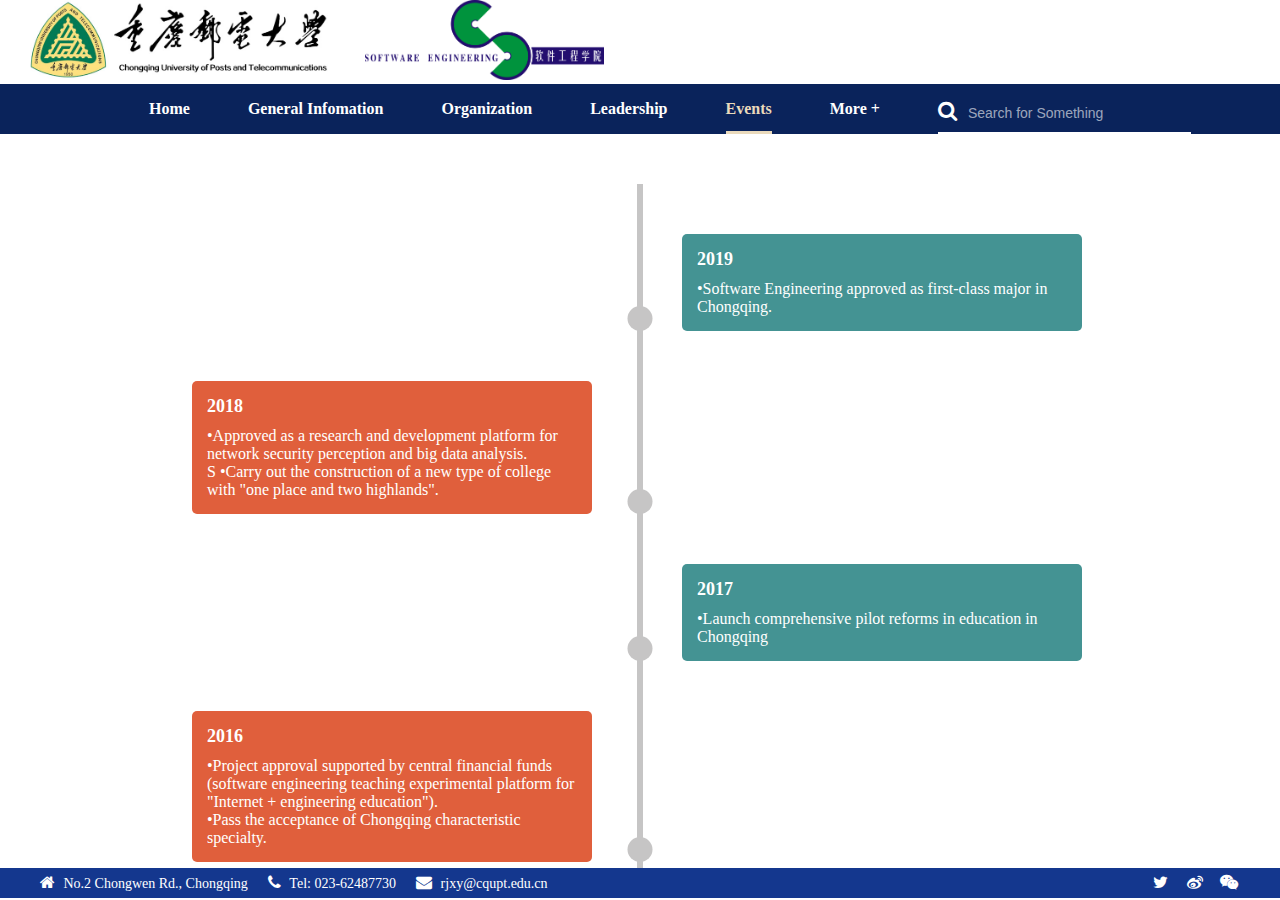
<file: events.html>
<!DOCTYPE html>
<html lang="en">

<head>
    <meta charset="UTF-8">
    <meta http-equiv="X-UA-Compatible" content="IE=edge">
    <meta name="viewport" content="width=device-width, initial-scale=1.0">
    <title>Events</title>
    <!-- 引入fontawesome -->
    <!-- <link rel="stylesheet" href="https://cdnjs.cloudflare.com/ajax/libs/font-awesome/4.7.0/css/font-awesome.min.css"
        integrity="sha512-SfTiTlX6kk+qitfevl/7LibUOeJWlt9rbyDn92a1DqWOw9vWG2MFoays0sgObmWazO5BQPiFucnnEAjpAB+/Sw=="
        crossorigin="anonymous" referrerpolicy="no-referrer" /> -->
    <link rel="stylesheet" href="./css/font-awesome-4.7.0/css/font-awesome.min.css">


    <!-- 引入框架样式 header footer -->
    <link rel="stylesheet" href="./css/frame.css">
    <!-- 引入公共类 工具 -->
    <link rel="stylesheet" href="./css/common/util.css">

    <!-- 此页面的main样式-->
    <!-- <link rel="stylesheet" href="./css/main-content/xxxx"> -->

    <style>
        .container main iframe {
            overflow: hidden;
        }

        .container main iframe {
            overflow: scroll;
            -ms-overflow-style: none;
            /* IE and Edge */
            scrollbar-width: none;
            /* Firefox */
        }

        .container main iframe::-webkit-scrollbar {
            display: none;
            /* Safari and Chrome */
        }
    </style>
</head>

<body >
    <div class="container">

        <div class="header">
            <img src="./img/cqupt-logo.jpeg" alt="" height="80px">
            <img src="./img/logo.png" alt="cqupt sw logo" height="80px" draggable="flase">
        </div>

        <nav>
            <ul>
                <li>
                    <a href="./homepage.html">Home</a>
                </li>
                <li>
                    <a href="./general-infomation.html">General Infomation</a>
                </li>
                <li>
                    <a href="./organization.html">Organization</a>
                </li>
                <li>
                    <a href="./leadership.html">Leadership</a>
                </li>
                <li>
                    <a href="#">Events</a>
                </li>
                <li>
                    <a href="./more.html">More +</a>
                </li>
                <li>
                    <i class="fa fa-search"></i>
                    <input type="text" placeholder="Search for Something">
                </li>
            </ul>
        </nav>

        <!-- main-container -->
        <main style="height: calc(100vh - 166px); ">
            <!-- 填入 -->
            <iframe src="./timeline/timeline.html" frameborder="0" width="100%" height="100%"></iframe>
        </main>



        <footer>
            <div class="left-item">
                <div class="home">
                    <i class="fa fa-home"></i>
                    <span>No.2 Chongwen Rd., Chongqing</span>
                </div>
                <div class="tel">
                    <i class="fa fa-phone"></i>
                    <span>Tel: 023-62487730</span>
                </div>
                <div class="email">
                    <i class="fa fa-envelope"></i>
                    <span>rjxy@cqupt.edu.cn</span>
                </div>
            </div>
            <div class="right-item">
                <a href="#">
                    <i class="fa fa-twitter"></i>
                </a>
                <a href="#">
                    <i class="fa fa-weibo"></i>
                </a>
                <a href="#">
                    <i class="fa fa-wechat"></i>
                </a>
            </div>
        </footer>
    </div>
</body>
<script src="./js/navHoverAutoChange.js"></script>

</html>
</file>
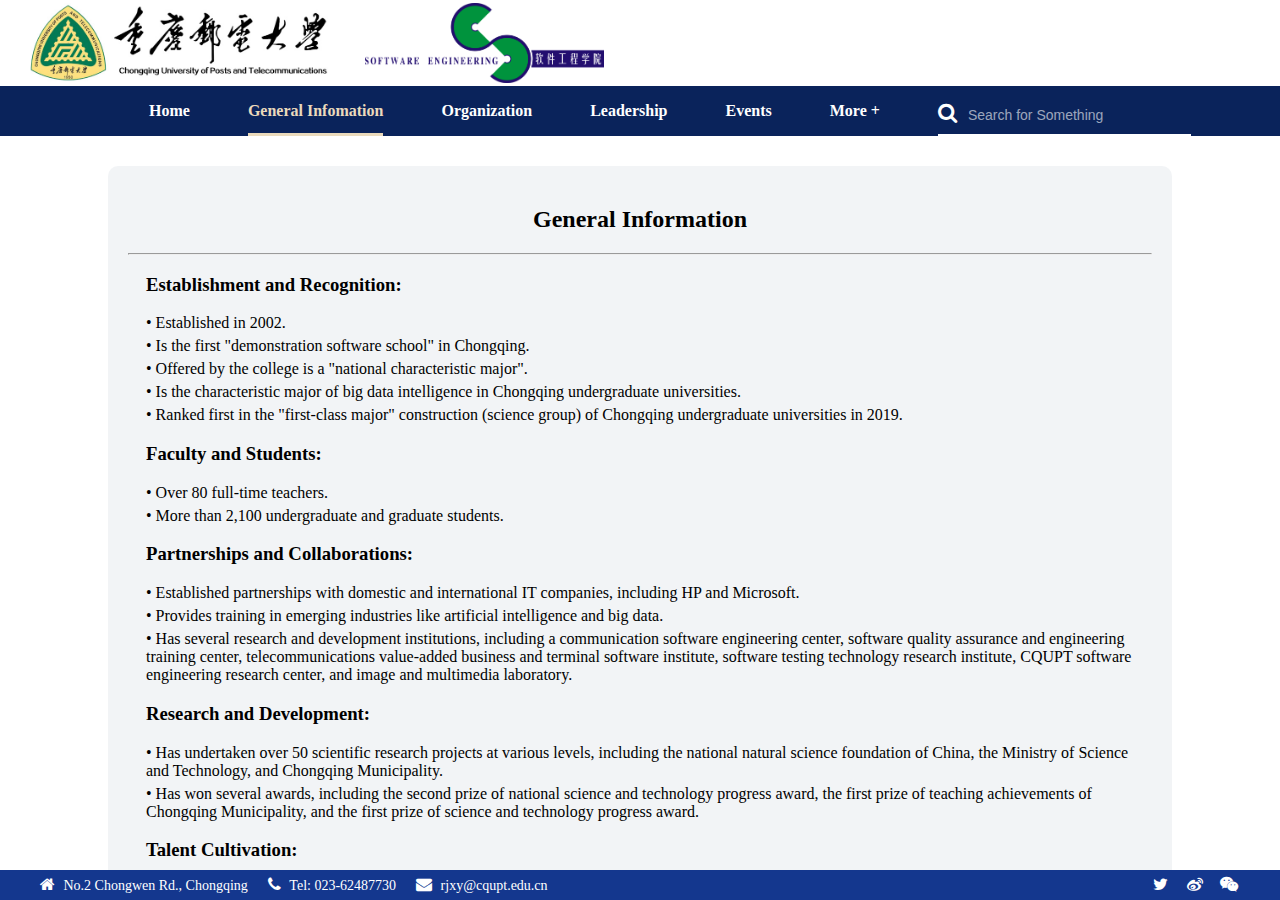
<file: general-infomation.html>
<!DOCTYPE html>
<html lang="en">

<head>
    <meta charset="UTF-8">
    <meta http-equiv="X-UA-Compatible" content="IE=edge">
    <meta name="viewport" content="width=device-width, initial-scale=1.0">
    <title>General Infomation</title>
    <!-- 引入fontawesome -->
    <!-- <link rel="stylesheet" href="https://cdnjs.cloudflare.com/ajax/libs/font-awesome/4.7.0/css/font-awesome.min.css"
        integrity="sha512-SfTiTlX6kk+qitfevl/7LibUOeJWlt9rbyDn92a1DqWOw9vWG2MFoays0sgObmWazO5BQPiFucnnEAjpAB+/Sw=="
        crossorigin="anonymous" referrerpolicy="no-referrer" /> -->
    <link rel="stylesheet" href="./css/font-awesome-4.7.0/css/font-awesome.min.css">
    <!-- 引入框架样式 header footer -->
    <link rel="stylesheet" href="./css/frame.css">
    <!-- 引入公共类 工具 -->
    <link rel="stylesheet" href="./css/common/util.css">

    <!-- 此页面的main样式-->
    <link rel="stylesheet" href="./css/main-content/information-main.css">

</head>

<body >
    <div class="container">

        <header>
            <img src="./img/cqupt-logo.jpeg" alt="" height="80px">
            <img src="./img/logo.png" alt="cqupt sw logo" height="80px" draggable="flase">
        </header>

        <nav>
            <ul>
                <li>
                    <a href="./homepage.html">Home</a>
                </li>
                <li>
                    <a href="#">General Infomation</a>
                </li>
                <li>
                    <a href="./organization.html">Organization</a>
                </li>
                <li>
                    <a href="./leadership.html">Leadership</a>
                </li>
                <li>
                    <a href="./events.html">Events</a>
                </li>
                <li>
                    <a href="./more.html">More +</a>
                </li>
                <li>
                    <i class="fa fa-search"></i>
                    <input type="text" placeholder="Search for Something">
                </li>
            </ul>
        </nav>

        <!-- main-container -->
        <main style="height: calc(100vh - 166px); overflow: auto;" >
            
            <div class="wrapper">
                <h2 style="text-align: center;">General Information</h2>
                <hr>


                <h3>Establishment and Recognition:</h3>
                <ul>
                    <li>• Established in 2002.</li>
                    <li>• Is the first "demonstration software school" in Chongqing.</li>
                    <li>• Offered by the college is a "national characteristic major".
                    </li>
                    <li>• Is the characteristic major of big data
                        intelligence in Chongqing undergraduate universities.
                    <li>• Ranked first in the "first-class major" construction (science group) of Chongqing
                        undergraduate universities in 2019.</li>
                </ul>
                <h3>Faculty and Students:</h3>
                <ul>
                    <li>• Over 80 full-time teachers.</li>
                    <li>• More than 2,100 undergraduate and graduate students.</li>

                </ul>

                <h3>Partnerships and Collaborations:</h3>
                <ul>
                    <li>• Established partnerships with domestic and international IT companies,
                        including
                        HP and Microsoft.</li>
                    <li>• Provides training in emerging industries like artificial intelligence and big
                        data.
                    </li>
                    <li>• Has several research and development institutions, including a communication
                        software engineering center, software quality assurance and engineering training center,
                        telecommunications value-added business and terminal software institute, software testing
                        technology research institute, CQUPT software engineering research center, and image and
                        multimedia laboratory.</li>
                </ul>
                <h3>Research and Development:</h3>
                <ul>
                    <li>• Has undertaken over 50 scientific research projects at various levels, including
                        the national natural science foundation of China, the Ministry of Science and Technology, and
                        Chongqing Municipality.</li>
                    <li>• Has won several awards, including the second prize of national science and
                        technology progress award, the first prize of teaching achievements of Chongqing Municipality,
                        and the first prize of science and technology progress award.</li>

                </ul>
                <h3>Talent Cultivation:</h3>
                <ul>
                    <li>• Focuses on the cultivation of talents, the construction of disciplines and
                        specialties, and the reform of education and teaching.</li>
                    <li>• Practices "3 + 1" direction of the five major categories of culture and points of
                        talent training mode, strengthening the foreign language teaching and international cooperation
                        innovation.</li>
                    <li>• Provides various training plans, such as the "outstanding engineers plan",
                        "software + industry + foreign language", and "the talent cultivation plan" 121 project
                        characteristic.</li>
                    <li>• Aims to cultivate the students' ability to apply the software engineering through
                        project practice accumulated for a year, and to strengthen their practical skills.</li>
                </ul>
                <h3>Student Achievements:</h3>
                <ul>
                    <li>• The college's undergraduate and graduate students have achieved fruitful results in
                        participating in international and domestic scientific and technological innovation
                        competitions.</li>
                    <li>• The students have won over 100 prizes in science and technology competitions at or above the
                        provincial or ministerial level.</li>
                    <li>• The graduates of the college have been favored by employers and society, ranking the best in
                        employment quality among CQUPT.</li>
                </ul>
            </div>
        </main>



        <footer>
            <div class="left-item">
                <div class="home">
                    <i class="fa fa-home"></i>
                    <span>No.2 Chongwen Rd., Chongqing</span>
                </div>
                <div class="tel">
                    <i class="fa fa-phone"></i>
                    <span>Tel: 023-62487730</span>
                </div>
                <div class="email">
                    <i class="fa fa-envelope"></i>
                    <span>rjxy@cqupt.edu.cn</span>
                </div>
            </div>
            <div class="right-item">
                <a href="#">
                    <i class="fa fa-twitter"></i>
                </a>
                <a href="#">
                    <i class="fa fa-weibo"></i>
                </a>
                <a href="#">
                    <i class="fa fa-wechat"></i>
                </a>
            </div>
        </footer>
    </div>
</body>
<script src="./js/navHoverAutoChange.js"></script>
<style>
    main ul>li {
        margin-top: 5px;
        margin-left: 18px;
    }

    h3 {
        padding-left: 18px;
    }
</style>

</html>
</file>
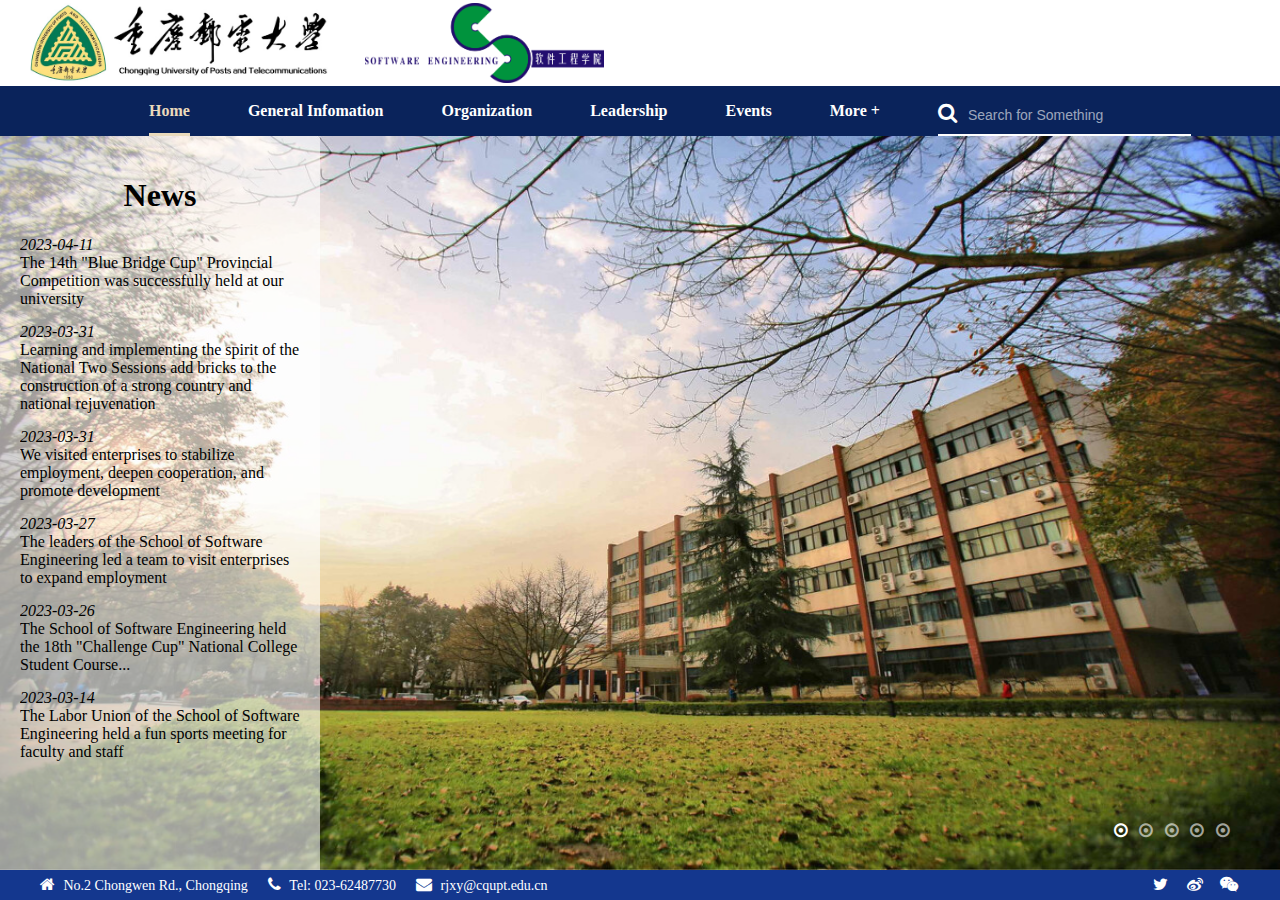
<file: homepage.html>
<!DOCTYPE html>
<html lang="en">
<head>
    <meta charset="UTF-8">
    <meta http-equiv="X-UA-Compatible" content="IE=edge">
    <meta name="viewport" content="width=device-width, initial-scale=1.0">
    <title>Home</title>
    <!-- <link rel="stylesheet" href="https://cdnjs.cloudflare.com/ajax/libs/font-awesome/4.7.0/css/font-awesome.min.css" integrity="sha512-SfTiTlX6kk+qitfevl/7LibUOeJWlt9rbyDn92a1DqWOw9vWG2MFoays0sgObmWazO5BQPiFucnnEAjpAB+/Sw==" crossorigin="anonymous" referrerpolicy="no-referrer" /> -->
    <link rel="stylesheet" href="./css/font-awesome-4.7.0/css/font-awesome.min.css">
    <link rel="stylesheet" href="./css/frame.css">
    <link rel="stylesheet" href="./css/main-content/homepage-main.css">
    <link rel="stylesheet" href="./css/common/util.css">
</head>
<body>
    <div class="container">
        <header>
            <img src="./img/cqupt-logo.jpeg" alt="" height="80px">
            <img src="./img/logo.png" alt="cqupt sw logo" height="80px" draggable="flase"> 
        </header>

        <nav>
            <ul>
                <li>
                    <a href="#">Home</a>
                </li>
                <li>
                    <a href="./general-infomation.html">General Infomation</a>
                </li>
                <li>
                    <a href="./organization.html">Organization</a>
                </li>
                <li>
                    <a href="./leadership.html">Leadership</a>
                </li>
                <li>
                    <a href="./events.html">Events</a>
                </li>
                <li>
                    <a href="./more.html">More +</a>
                </li>
                <li>
                    <i class="fa fa-search"></i>
                    <input type="text" placeholder="Search for Something">
                </li>
            </ul>
        </nav>

        <!-- main-container -->
        <main>
            <div class="carousel">
                <ul class="img-ul">
                    <li>
                        <div class="introduction">
                            <h1 style="text-align: center;">News</h1>
                            <ul>
                                <li>
                                    <span>2023-04-11</span>
                                    <br>
                                    <p>The 14th "Blue Bridge Cup" Provincial Competition was successfully held at our university</p>
                                    
                                </li>
                                <li>
                                    <span>2023-03-31</span>
                                    <br>
                                    <p>Learning and implementing the spirit of the National Two Sessions add bricks to the construction of a strong country and national rejuvenation</p>

                                </li>
                                <li>
                                    <span>2023-03-31</span>
                                    <br>
                                    <p>We visited enterprises to stabilize employment, deepen cooperation, and promote development</p>

                                </li>
                                <li>
                                    <span>2023-03-27</span>
                                    <br>
                                    <p>The leaders of the School of Software Engineering led a team to visit enterprises to expand employment</p>

                                </li>
                                <li>
                                    <span>2023-03-26</span>
                                    <br>
                                    <p>The School of Software Engineering held the 18th "Challenge Cup" National College Student Course...</p>

                                </li>
                                <li>
                                    <span>2023-03-14</span>
                                    <br>
                                    <p>The Labor Union of the School of Software Engineering held a fun sports meeting for faculty and staff</p>

                                </li>
                                
                            </ul>
                            <i class="fa fa-times-circle"></i>
                            <i class="fa fa-"></i>
                        </div>
                        <img src="./img/carousel/01.jpeg" alt="">
                    </li>
                </ul>
    
                
                <ul class="dot-ul">
                    <li class="active">
                        <i class="fa fa-dot-circle-o"></i>
                    </li>
                    <li>
                        <i class="fa fa-dot-circle-o"></i>
                    </li>
                    <li>
                        <i class="fa fa-dot-circle-o"></i>
                    </li>
                    <li>
                        <i class="fa fa-dot-circle-o"></i>
                    </li>
                    <li>
                        <i class="fa fa-dot-circle-o"></i>
                    </li>
                </ul>
    
                <div class="switch">
                    <div class="left-switch switch-item">
                        <i class="fa fa-chevron-circle-left"></i>
                    </div>
                    <div class="right-switch switch-item">
                        <i class="fa fa-chevron-circle-right"></i>
                    </div>
                </div>
            </div>
        </main>
        
        
        
        <footer>
            <div class="left-item">
                <div class="home">
                    <i class="fa fa-home"></i>
                    <span>No.2 Chongwen Rd., Chongqing</span>
                </div>
                <div class="tel">
                    <i class="fa fa-phone"></i>
                    <span>Tel: 023-62487730</span>
                </div>
                <div class="email">
                    <i class="fa fa-envelope"></i>
                    <span>rjxy@cqupt.edu.cn</span>
                </div>
            </div>
            <div class="right-item">
                <a href="#">
                    <i class="fa fa-twitter"></i>
                </a>
                <a href="#">
                    <i class="fa fa-weibo"></i>
                </a>
                <a href="#">
                    <i class="fa fa-wechat"></i>
                </a>
            </div>
        </footer>
    </div>
</body>

<script src="./js/ 01_homepage.js"></script>
<script src="./js/navHoverAutoChange.js"></script>
</html>
</file>
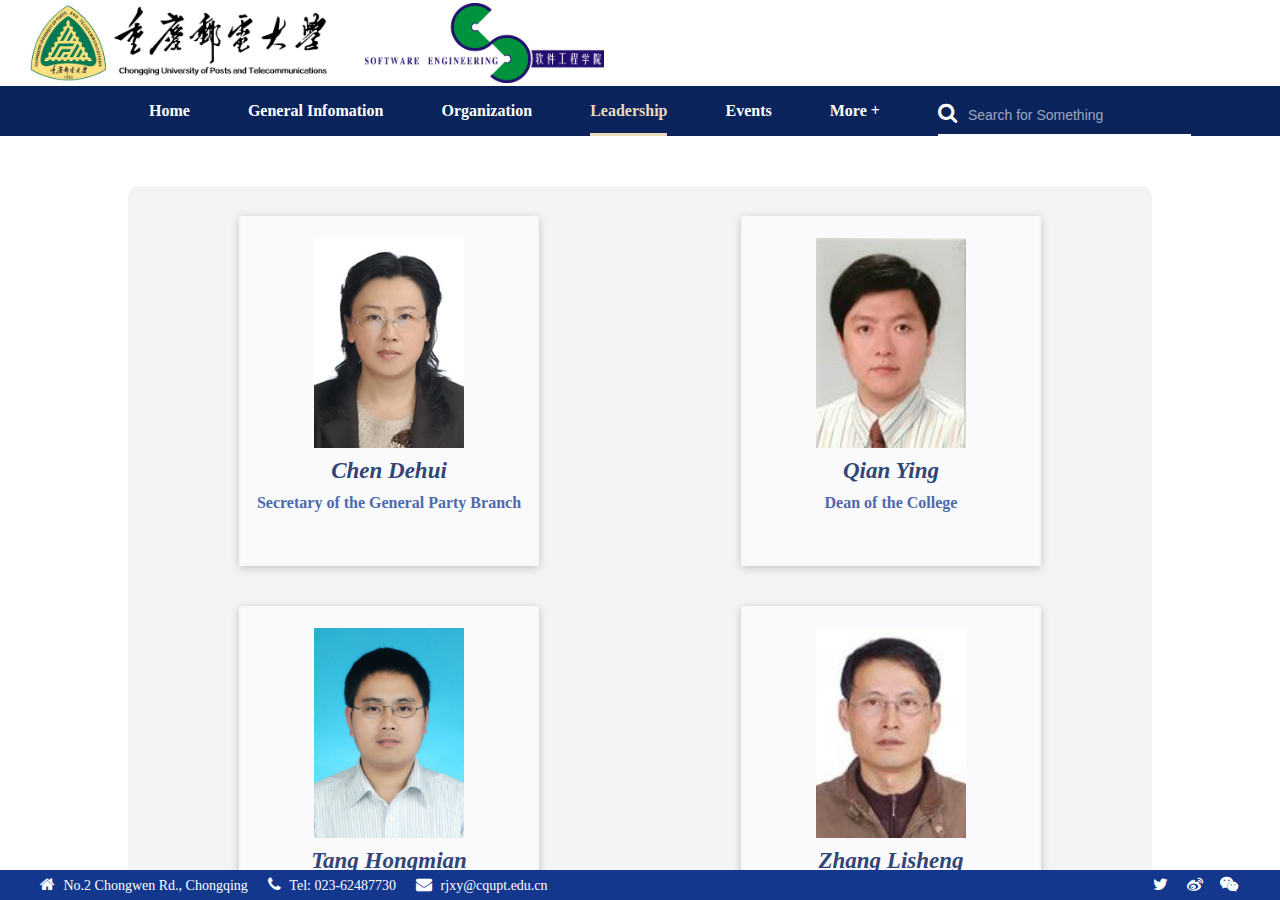
<file: leadership.html>
<!DOCTYPE html>
<html lang="en">
<head>
    <meta charset="UTF-8">
    <meta http-equiv="X-UA-Compatible" content="IE=edge">
    <meta name="viewport" content="width=device-width, initial-scale=1.0">
    <title>Leadership</title>
    <!-- 引入fontawesome -->
    <!-- <link rel="stylesheet" href="https://cdnjs.cloudflare.com/ajax/libs/font-awesome/4.7.0/css/font-awesome.min.css" integrity="sha512-SfTiTlX6kk+qitfevl/7LibUOeJWlt9rbyDn92a1DqWOw9vWG2MFoays0sgObmWazO5BQPiFucnnEAjpAB+/Sw==" crossorigin="anonymous" referrerpolicy="no-referrer" /> -->
    <link rel="stylesheet" href="./css/font-awesome-4.7.0/css/font-awesome.min.css">
    <!-- 引入框架样式 header footer -->
    <link rel="stylesheet" href="./css/frame.css">
    <!-- 引入公共类 工具 -->
    <link rel="stylesheet" href="./css/common/util.css">

    <!-- 此页面的main样式-->
    <link rel="stylesheet" href="./css/main-content/leadership.css">
</head>
<body >
    <div class="container">

        <header>
            <img src="./img/cqupt-logo.jpeg" alt="" height="80px">
            <img src="./img/logo.png" alt="cqupt sw logo" height="80px" draggable="flase"> 
        </header>

        <nav>
            <ul>
                <li>
                    <a href="./homepage.html">Home</a>
                </li>
                <li>
                    <a href="./general-infomation.html">General Infomation</a>
                </li>
                <li>
                    <a href="./organization.html">Organization</a>
                </li>
                <li>
                    <a href="#">Leadership</a>
                </li>
                <li>
                    <a href="./events.html">Events</a>
                </li>
                <li>
                    <a href="./more.html">More +</a>
                </li>
                <li>
                    <i class="fa fa-search"></i>
                    <input type="text" placeholder="Search for Something">
                </li>
            </ul>
        </nav>

        <!-- main-container -->
        <main style="height: calc(100vh - 166px); overflow: auto;">
            
            <div class="wrapper">
                <div class="profile-card">
                    <img src="./img/leadership/01.jpeg" alt="">
                    <p class="name">Chen Dehui</p>
                    <p class="position">Secretary of the General Party Branch</p>
                    <div class="info">
                        <p class="phone">
                            <i class="fa fa-phone-square"></i>
                            023-62487886
                        </p>
                        <p class="email">
                            <i class="fa fa-envelope"></i>
                            chendh@cqupt.edu.cn
                        </p>
                       <!--  <p class="responsibility">
                            &bull;&nbsp;preside over the overall work of the college's general party branch <br>
                            &bull;&nbsp;in charge of the college's party building<br>
                            &bull;&nbsp;publicity and ideological and political work<br>
                            &bull;&nbsp;party style and integrity construction<br>

                            &bull;&nbsp;united front work, sub-party school work<br>
                            &bull;&nbsp;cadre team construction, teacher team construction, education congress and trade union work safety and stability work<br>
                            &bull;&nbsp;Primarily contact the college office.
    
                        </p> -->
                        <p class="responsibility">
                            &bull; Preside over:
                            <br/>
                            &emsp;&#9702; The overall work of the college's general party branch
                            <br/>
                            &bull; In charge of:
                            <br/>
                            &emsp;&#9702; The college's party building
                            <br/>
                            &emsp;&#9702; Publicity and ideological and political work
                            <br/>
                            &emsp;&#9702; Party style and integrity construction
                            <br/>
                            &emsp;&#9702; United front work
                            <br/>
                            &emsp;&#9702; Sub-party school work
                            <br/>
                            &emsp;&#9702; Cadre team construction
                            <br/>
                            &emsp;&#9702; Teacher team construction
                            <br/>
                            &emsp;&#9702; Education congress and trade union work
                            <br/>
                            &emsp;&#9702; Safety and stability work
                            <br/>
                            &bull; Primary point of contact:
                            <br/>
                            &emsp;&#9702; For the college office.
                          </p>
                    </div>
                </div>
                <div class="profile-card">
                    <img src="./img/leadership/02.jpeg" alt="">
                    <p class="name">Qian Ying</p>
                    <p class="position">Dean of the College</p>
                    <div class="info">
                        <p class="phone">
                            <i class="fa fa-phone-square"></i>
                            023-62487996
                        </p>
                        <p class="email">
                            <i class="fa fa-envelope"></i>
                            qianying@cqupt.edu.cn
                        </p>
                        <p class="responsibility">
                            &bull; In charge of:
                            <br/>
                            &emsp;&#9702; The overall administrative work of the college
                            <br/>
                            &emsp;&#9702; Discipline construction
                            <br/>
                            &emsp;&#9702; Faculty construction
                            <br/>
                            &emsp;&#9702; Financial management
                            <br/>
                            &emsp;&#9702; Asset management
                            <br/>
                            &bull; Primary point of contact:
                            <br/>
                            &emsp;&#9702; The digital media technology department
                            <br/>
                            &emsp;&#9702; The college offices.
                          </p>
                    </div>
                </div>
                <div class="profile-card">
                    <img src="./img/leadership/03.jpeg" alt="">
                    <p class="name">Tang Hongmian</p>
                    <p class="position">Deputy secretary of the General Party Branch</p>
                    <div class="info">
                        <p class="phone">
                            <i class="fa fa-phone-square"></i>
                            023-62487591
                        </p>
                        <p class="email">
                            <i class="fa fa-envelope"></i>
                            tanghm@cqupt.edu.cn
                        </p>
                        <p class="responsibility">
                            &bull;&nbsp;Assist the secretary in carrying out the work of the general party branch of the college.
                            <br>
                            &bull;&nbsp;Oversee the work of students, including graduate students, undergraduates, and foreign students.
                            <br>
                            &bull;&nbsp;Manage the work of the Communist Youth League and the student organization of scientific and technological innovation and entrepreneurship.
                            <br>
                            &bull;&nbsp;Ensure student safety prevention and daily education.
                            <br>
                            &bull;&nbsp;Maintain regular contact with the college student affairs office.
                            
                        </p>
                    </div>
                </div>
                <div class="profile-card">
                    <img src="./img/leadership/04.jpeg" alt="">
                    <p class="name">Zhang Lisheng</p>
                    <p class="position">Associate Dean of the College</p>
                    <div class="info">
                        <p class="phone">
                            <i class="fa fa-phone-square"></i>
                            023-62471800
                        </p>
                        <p class="email">
                            <i class="fa fa-envelope"></i>
                            zhangls@cqupt.edu.cn
                        </p>
                        <p class="responsibility">
                            &bull;&nbsp;Assist the dean in carrying out administrative work
                            <br>
                            &bull;&nbsp;Manage undergraduate teaching, including theoretical and practical aspects
                            <br>
                            &bull;&nbsp;Oversee postgraduate training, including full-time graduate students and on-the-job engineering masters.
                        </p>
                    </div>
                </div>
                <div class="profile-card">
                    <img src="./img/leadership/05.jpeg" alt="">
                    <p class="name">Dai Jin</p>
                    <p class="position">Associate Dean of the College</p>
                    <div class="info">
                        <p class="phone">
                            <i class="fa fa-phone-square"></i>
                            023-62487592
                        </p>
                        <p class="email">
                            <i class="fa fa-envelope"></i>
                            chendh@cqupt.edu.cn
                        </p>
                        <p class="responsibility">
                            
                            &bull;&nbsp;Assist the dean in carrying out administrative work.
                            <br>
                            &bull;&nbsp;Oversee scientific research, industry-university-research institute, and foreign cooperation and exchange (foreign affairs).
                            <br>
                            &bull;&nbsp;Promote scientific and technological innovation and entrepreneurship.
                    </div>
                </div>
                <div class="profile-card">
                    <img src="./img/leadership/06.jpeg" alt="">
                    <p class="name">Chen Kuo</p>
                    <p class="position">Associate Dean of the College</p>
                    <div class="info">
                        <p class="phone">
                            <i class="fa fa-phone-square"></i>
                            023-62487886
                        </p>
                        <p class="email">
                            <i class="fa fa-envelope"></i>
                            chendh@cqupt.edu.cn
                        </p>
                        <p class="responsibility">
                            
                            &bull;&nbsp;Assist the dean in carrying out administrative work for the college.
                            <br>
                            &bull;&nbsp;Take responsibility for scientific research, foreign affairs, technological innovation, and entrepreneurship.
                            <br>
                            &bull;&nbsp;Collaborate primarily with the Department of Digital Media Technology.
                            
                        </p>
                    </div>
                </div>
                
                
                
                
            </div>
        </main>
        
        
        
        <footer>
            <div class="left-item">
                <div class="home">
                    <i class="fa fa-home"></i>
                    <span>No.2 Chongwen Rd., Chongqing</span>
                </div>
                <div class="tel">
                    <i class="fa fa-phone"></i>
                    <span>Tel: 023-62487730</span>
                </div>
                <div class="email">
                    <i class="fa fa-envelope"></i>
                    <span>rjxy@cqupt.edu.cn</span>
                </div>
            </div>
            <div class="right-item">
                <a href="#">
                    <i class="fa fa-twitter"></i>
                </a>
                <a href="#">
                    <i class="fa fa-weibo"></i>
                </a>
                <a href="#">
                    <i class="fa fa-wechat"></i>
                </a>
            </div>
        </footer>
    </div>
</body>
<script src="./js/navHoverAutoChange.js"></script>
</html>
</file>
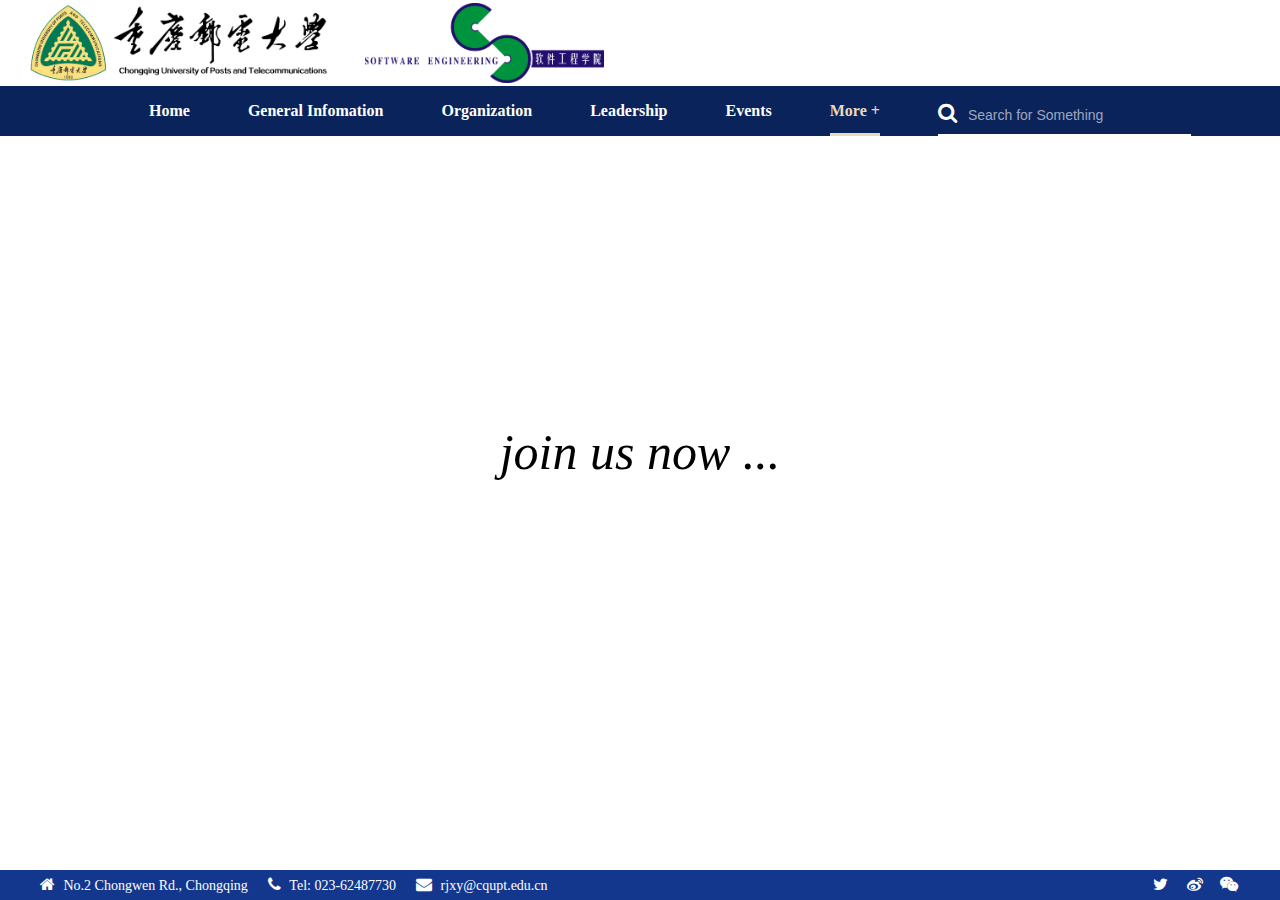
<file: more.html>
<!DOCTYPE html>
<html lang="en">
<head>
    <meta charset="UTF-8">
    <meta http-equiv="X-UA-Compatible" content="IE=edge">
    <meta name="viewport" content="width=device-width, initial-scale=1.0">
    <title>More +</title>
    <!-- 引入fontawesome -->
    <!-- <link rel="stylesheet" href="https://cdnjs.cloudflare.com/ajax/libs/font-awesome/4.7.0/css/font-awesome.min.css" integrity="sha512-SfTiTlX6kk+qitfevl/7LibUOeJWlt9rbyDn92a1DqWOw9vWG2MFoays0sgObmWazO5BQPiFucnnEAjpAB+/Sw==" crossorigin="anonymous" referrerpolicy="no-referrer" /> -->
    <link rel="stylesheet" href="./css/font-awesome-4.7.0/css/font-awesome.min.css">
    <!-- 引入框架样式 header footer -->
    <link rel="stylesheet" href="./css/frame.css">
    <!-- 引入公共类 工具 -->
    <link rel="stylesheet" href="./css/common/util.css">

    <!-- 此页面的main样式-->
    <!-- <link rel="stylesheet" href="./css/main-content/xxxx"> -->
    
</head>
<body>
    <div class="container">

        <header>
            <img src="./img/cqupt-logo.jpeg" alt="" height="80px">
            <img src="./img/logo.png" alt="cqupt sw logo" height="80px" draggable="flase"> 
        </header>

        <nav>
            <ul>
                <li>
                    <a href="./homepage.html">Home</a>
                </li>
                <li>
                    <a href="./general-infomation.html">General Infomation</a>
                </li>
                <li>
                    <a href="./organization.html">Organization</a>
                </li>
                <li>
                    <a href="./leadership.html">Leadership</a>
                </li>
                <li>
                    <a href="./events.html">Events</a>
                </li>
                <li>
                    <a href="#">More +</a>
                </li>
                <li>
                    <i class="fa fa-search"></i>
                    <input type="text" placeholder="Search for Something">
                </li>
            </ul>
        </nav>

        <!-- main-container -->
        <main style="height: calc(100vh - 166px); overflow: auto;">
            <!-- 填入 -->
            <div style="font-size: 50px; font-style:oblique; position: absolute; top: 50%; left: 50%; transform: translate(-50%,-50%);">
                join us now ...
            </div>
        </main>
        
        
        
        <footer>
            <div class="left-item">
                <div class="home">
                    <i class="fa fa-home"></i>
                    <span>No.2 Chongwen Rd., Chongqing</span>
                </div>
                <div class="tel">
                    <i class="fa fa-phone"></i>
                    <span>Tel: 023-62487730</span>
                </div>
                <div class="email">
                    <i class="fa fa-envelope"></i>
                    <span>rjxy@cqupt.edu.cn</span>
                </div>
            </div>
            <div class="right-item">
                <a href="#">
                    <i class="fa fa-twitter"></i>
                </a>
                <a href="#">
                    <i class="fa fa-weibo"></i>
                </a>
                <a href="#">
                    <i class="fa fa-wechat"></i>
                </a>
            </div>
        </footer>
    </div>
</body>
<script src="./js/navHoverAutoChange.js"></script>
</html>
</file>
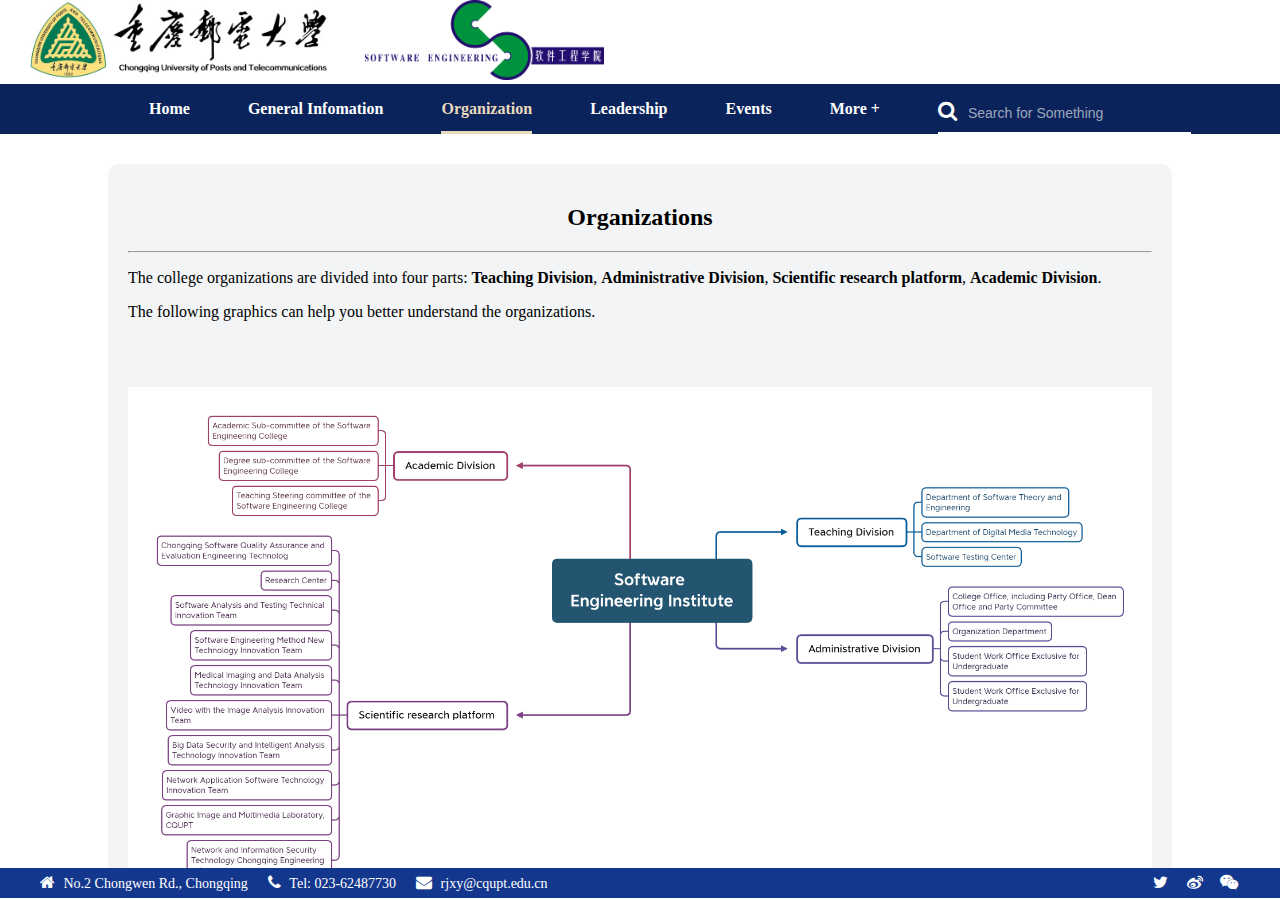
<file: organization.html>
<!DOCTYPE html>
<html lang="en">

<head>
    <meta charset="UTF-8">
    <meta http-equiv="X-UA-Compatible" content="IE=edge">
    <meta name="viewport" content="width=device-width, initial-scale=1.0">
    <title>Organization</title>
    <!-- 引入fontawesome -->
    <!-- <link rel="stylesheet" href="https://cdnjs.cloudflare.com/ajax/libs/font-awesome/4.7.0/css/font-awesome.min.css"
        integrity="sha512-SfTiTlX6kk+qitfevl/7LibUOeJWlt9rbyDn92a1DqWOw9vWG2MFoays0sgObmWazO5BQPiFucnnEAjpAB+/Sw=="
        crossorigin="anonymous" referrerpolicy="no-referrer" /> -->
    <link rel="stylesheet" href="./css/font-awesome-4.7.0/css/font-awesome.min.css">
    <!-- 引入框架样式 header footer -->
    <link rel="stylesheet" href="./css/frame.css">
    <!-- 引入公共类 工具 -->
    <link rel="stylesheet" href="./css/common/util.css">
    <link rel="stylesheet" href="./css/main-content/information-main.css">
    <!-- 此页面的main样式-->
    <!-- <link rel="stylesheet" href="./css/main-content/xxxx"> -->
</head>

<body>
    <div class="container">

        <div class="header">
            <img src="./img/cqupt-logo.jpeg" alt="" height="80px">
            <img src="./img/logo.png" alt="cqupt sw logo" height="80px" draggable="flase">
        </div>

        <nav>
            <ul>
                <li>
                    <a href="./homepage.html">Home</a>
                </li>
                <li>
                    <a href="./general-infomation.html">General Infomation</a>
                </li>
                <li>
                    <a href="#">Organization</a>
                </li>
                <li>
                    <a href="./leadership.html">Leadership</a>
                </li>
                <li>
                    <a href="./events.html">Events</a>
                </li>
                <li>
                    <a href="./more.html">More +</a>
                </li>
                <li>
                    <i class="fa fa-search"></i>
                    <input type="text" placeholder="Search for Something">
                </li>
            </ul>
        </nav>

        <!-- main-container -->
        <main style="height: calc(100vh - 166px); overflow: auto;">
            <!-- 填入 -->
            <div class="wrapper">
                <div class="infor">
                    <h2 style="text-align: center;">Organizations</h2>
                    <hr>

                    <!-- <div class="TeachingDivision">

                        <h3> Teaching Division:</h3>
                        <ul>
                            <li> • Department of Software Theory and
                                Engineering</li>
                            <li>• Department of Digital Media Technology</li>
                            <li>• Software Testing Center</li>

                        </ul>
                    </div>
                    <div class=" Administrative Division">

                        <h3> Administrative Division:</h3>
                        <ul>
                            <li>• College Office, including Party Office, Dean Office and Party Committee</li>
                            <li>• Organization Department</li>
                            <li> • Student Work Office Exclusive for Undergraduate</li>

                        </ul>
                    </div>
                    <div class="  Scientific">
                        <h3> Scientific research platform:</h3>

                        <ul>
                            <li>• Chongqing Software Quality Assurance and Evaluation Engineering Technolog</li>
                            <li>• Research Center</li>
                            <li>• Software Analysis and Testing Technical Innovation Team</li>
                            <li>• Software Engineering Method New Technology Innovation Team</li>
                            <li>• Medical Imaging and Data Analysis Technology Innovation Team</li>
                            <li>• Video with the Image Analysis Innovation Team</li>
                            <li>• Big Data Security and Intelligent Analysis Technology Innovation Team</li>
                            <li>• Network Application Software Technology Innovation Team</li>
                            <li>• Graphic Image and Multimedia Laboratory, CQUPT</li>
                            <li>• Network and Information Security Technology Chongqing Engineering Laboratory</li>
                            <li>• Software Engineering Research Center of CQUPT</li>
                        </ul>
                    </div>
                    <div class="Academic Division">

                        <h3> Academic Division:</h3>
                        <ul>
                            <li>• Academic Sub-committee of the Software Engineering College</li>
                            <li> • Degree sub-committee of the Software Engineering College</li>
                            <li>• Teaching Steering committee of the Software Engineering College</li>

                        </ul>
                    </div>
                    <hr> -->
                    <p>The college organizations are divided into four parts: <b>Teaching Division</b>, <b>Administrative Division</b>, <b>Scientific research platform</b>, <b>Academic Division</b>. </p>
                    <p>The following graphics can help you better understand the organizations.</p>
                    <div class="pic-organize">
                        <img src="./img/carousel/Software Engineering Institute.png" alt="">
                    </div>
                </div>
            </div>
        </main>



        <footer>
            <div class="left-item">
                <div class="home">
                    <i class="fa fa-home"></i>
                    <span>No.2 Chongwen Rd., Chongqing</span>
                </div>
                <div class="tel">
                    <i class="fa fa-phone"></i>
                    <span>Tel: 023-62487730</span>
                </div>
                <div class="email">
                    <i class="fa fa-envelope"></i>
                    <span>rjxy@cqupt.edu.cn</span>
                </div>
            </div>
            <div class="right-item">
                <a href="#">
                    <i class="fa fa-twitter"></i>
                </a>
                <a href="#">
                    <i class="fa fa-weibo"></i>
                </a>
                <a href="#">
                    <i class="fa fa-wechat"></i>
                </a>
            </div>
        </footer>
    </div>
</body>
<script src="./js/navHoverAutoChange.js"></script>
<style>
    main ul>li {
        margin-top: 5px;
        margin-left: 18px;
    }

    h3 {
        padding-left: 18px;
    }

    main .wrapper .infor .pic-organize {
        /* width: 1200px; */
        width: 100%;
    }

    main .wrapper .infor .pic-organize img {
        /* width: 1000px; */
        width: 100%;
        /* margin-left: 105px; */
        margin-top: 50px;
    }
</style>

</html>
</file>
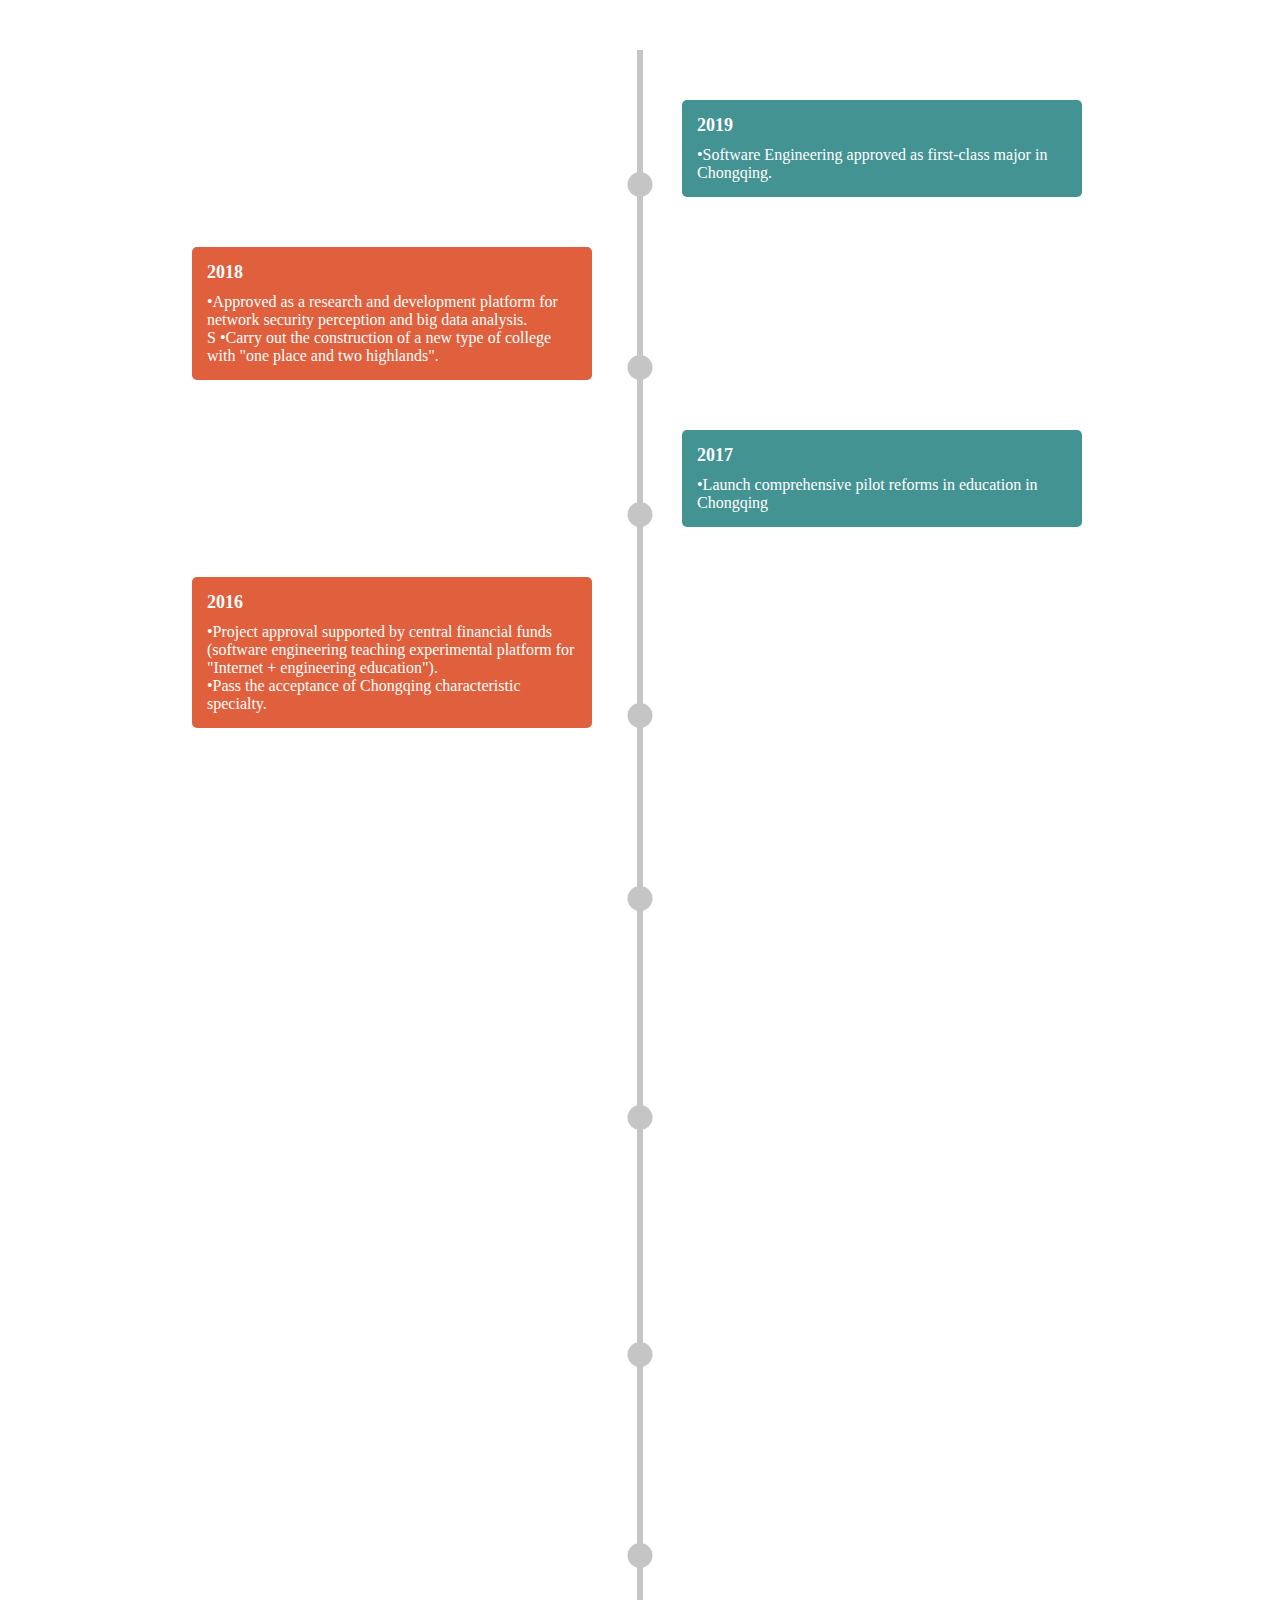
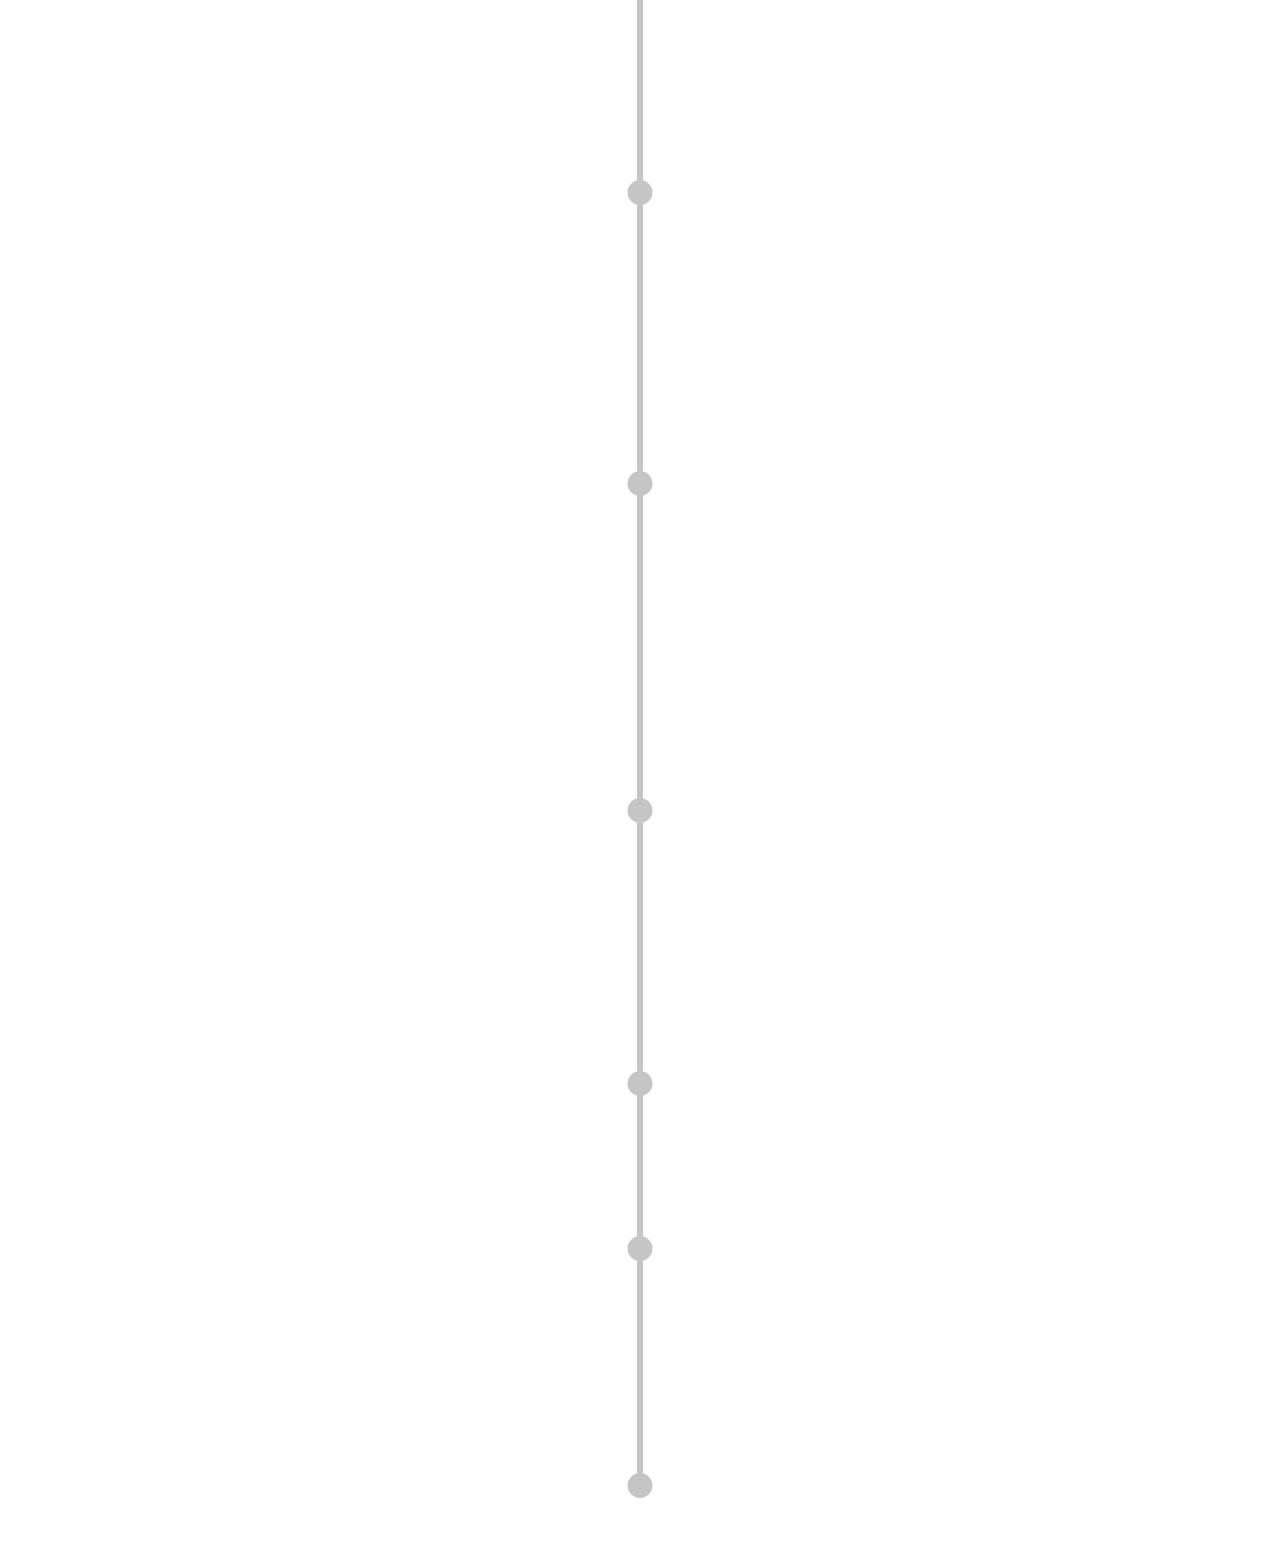
<file: timeline/timeline.html>
<head>
    <link rel="stylesheet" href="./timeline.css">
</head>

<body>
    <!-- <h1>Eevent Timeline</h1> -->
    <div>
        <ul>
            <li>
                <div>
                    <time>2019</time>
                    <p>
                        &bull;Software Engineering approved as first-class major in Chongqing.
                    </p>
                </div>
            </li>
            <li>
                <div>
                    <time>2018</time>
                    <p>
                        &bull;Approved as a research and development platform for network security perception and big data analysis.
                        <br>S
                        &bull;Carry out the construction of a new type of college with "one place and two highlands".
                    </p>
                </div>
            </li>
            <li>
                <div>
                    <time>2017</time>
                    <p>
                        &bull;Launch comprehensive pilot reforms in education in Chongqing
                    </p>
                </div>
            </li>
            <li>
                <div>
                    <time>2016</time>
                    <p>
                        &bull;Project approval supported by central financial funds (software engineering teaching experimental platform for "Internet + engineering education").
                        <br>
                        &bull;Pass the acceptance of Chongqing characteristic specialty.
                    </p>
                </div>
            </li>
            <li>
                <div>
                    <time>2015</time>
                    <p>
                        &bull;Chongqing software quality assurance and evaluation engineering technology research center approved
                        <br>
                        &bull;The 12th five-year municipal key subjects were evaluated as excellent 
                    </p>
                </div>
            </li>
            <li>
                <div>
                    <time>2014</time>
                    <p>
                        &bull;Obtained "three special action plan" and "characteristic discipline and specialty group" of Chongqing
                        <br>
                        &bull;Renamed as College of Software Engineering, CQUPT
                        <br>
                        &bull;Adjustment of the teaching organization and set-up of digital media department, software engineering department and software engineering experiment center
                    </p>
                </div>
            </li>
            <li>
                <div>
                    <time>2013</time>
                    <p>
                        &bull;Enter the national excellent engineer training program
                        <br>
                        &bull;Awarded "Three special action plan" and "characteristic specialty" of Chongqing
                        <br>
                        &bull;The college won the title of "Chongqing top ten service outsourcing talent training base"
                        <br>
                        &bull;Characteristic major construction obtains breakthrough progress
                    </p>
                </div>
            </li>
            <li>
                <div>
                    <time>2012</time>
                    <p>
                        &bull;The first enrollment of full-time master degree students in software engineering was 4
                        <br>
                        &bull;Establish Microsoft IT college
                        <br>
                        &bull;The first batch of national engineering practice education center construction units
                    </p>
                </div>
            </li>
            <li>
                <div>
                    <time>2011</time>
                    <p>
                        &bull;Awarded one of the first batch of "software engineering" master degree programs
                        <br>
                        &bull;The first-level discipline of "software engineering" has been approved as a key discipline in Chongqing during the 12th five-year Plan Period
                        <br>
                        &bull;The software engineering laboratory training center was built and put into use
                    </p>
                </div>
            </li>
            <li>
                <div>
                    <time>2010</time>
                    <p>
                        &bull;Implement new teaching training program and implement 3+1 training modeadjust the teaching organization, establish Communication Software Teaching and Research Department, Software Testing Teaching and Research Department, Digital Media Technology Teaching and Research Department, Service Outsourcing Teaching Research Center, Software Engineering Experiment Center
                        <br>
                        &bull;The implementation of the first enterprise training, the completion of personnel training
                    </p>
                </div>
            </li>
            <li>
                <div>
                    <time>2009</time>
                    <p>
                        &bull;Software Engineering undergraduate program has been approved as a national characteristic specialty construction point (approval)
                        <br>
                        &bull;The communication software engineering center of the central and local construction project was approved by the Ministry of Finance
                        <br>
                        &bull;Relying on the school of software, HP software school of CQUPT was established
                        <br>
                        &bull;Awarded the title of "Chongqing service outsourcing talent training base"
                        <br>
                        &bull;Win the title of "Chongqing talent cultivation model innovation experimental area"
                    </p>
                </div>
            </li>
            <li>
                <div>
                    <time>2007</time>
                    <p>
                        &bull;The teaching organization was adjusted, and the Basic and Theoretical Teaching Department of the Software College, the Technology and Engineering Teaching Department of the Software College, and the Practical Training Teaching Department of the Software College were established
                        <br>
                        &bull;Sign a strategic cooperation agreement with Neusoft and begin to implement customized training for college students
                    </p>
                </div>
            </li>
            <li>
                <div>
                    <time>2003-2006</time>
                    <p>
                        &bull;Software Engineering (four-year program) begins enrollment
                        <br>
                        &bull;Master of software engineering begins enrollment
                    </p>
                </div>
            </li>
            <li>
                <div>
                    <time>2002</time>
                    <p>
                        &bull;The College of Software and the General Party Branch of the College of Software were established in CQUPT
                        <br>
                        &bull;The first "Chongqing demonstration software college" was approved to enroll students with advanced degrees
                        <br>
                        &bull;College of Software opens class, recruit 108 advanced students, hire experts from India, the United States and Chinese studying abroad to teach specialized courses
                    </p>
                </div>
            </li>
        </ul>

    </div>
    <script src="./timeline.js"></script>
</body>
</file>
<file: css/frame.css>
body,img,ul,li,a{
  padding:0px;
  margin:0px;
  list-style:none;
  text-decoration:none;
}
@font-face {
  font-family: 'PingFangSC-Regular';
  src: url('//at.alicdn.com/t/font_1734647_8ldhnzkgm5m.eot');
  src: url('//at.alicdn.com/t/font_1734647_8ldhnzkgm5m.eot?#iefix') format('embedded-opentype'), url('//at.alicdn.com/t/font_1734647_8ldhnzkgm5m.woff2') format('woff2'), url('//at.alicdn.com/t/font_1734647_8ldhnzkgm5m.woff') format('woff'), url('//at.alicdn.com/t/font_1734647_8ldhnzkgm5m.ttf') format('truetype'), url('//at.alicdn.com/t/font_1734647_8ldhnzkgm5m.svg#PingFangSC-Regular') format('svg');
}
body {
  font-family: PingFangSC-Regular, 'Times New Roman', Times, Arial, sans-serif;
}
.container {
  position: relative;
}
.container header {
  margin: 3px 0;
}
.container header img {
  vertical-align: bottom;
}
.container header span {
  margin-left: 20px;
  font-size: 38px;
  font-weight: bold;
  line-height: 83px;
}
.container nav {
  margin: 0 auto;
  background-color: #0a235b;
}
.container nav ul {
  height: 50px;
  margin: 0 60px 0 120px;
  display: flex;
  justify-content: space-around;
}
.container nav ul li {
  position: relative;
  /* &:first-child a{
                    color: rgb(234 218 188);
                }
                &:first-child a::after{
                    content: '';
                    display: inline-block;
                    position:absolute;
                    bottom:0;
                    left: 0;
                    width: 100%; 
                    height: 0px;
                    border-bottom: 3px rgb(234 218 188) solid;
                } */
}
.container nav ul li a {
  width: 100%;
  color: #fff;
  line-height: 50px;
  display: inline-bolck;
  font-weight: bold;
}
.container nav ul li:hover a {
  color: #eadabc;
}
.container nav ul li:hover a::after {
  content: '';
  display: inline-block;
  position: absolute;
  bottom: 0;
  left: 0;
  width: 100%;
  height: 0px;
  border-bottom: 3px #eadabc solid;
}
.container nav ul li i {
  color: #fff;
  display: block;
  font-size: 21px;
  position: absolute;
  top: 16px;
  left: 0;
}
.container nav ul li input {
  display: block;
  box-sizing: border-box;
  padding-left: 30px;
  padding-top: 11px;
  border: none;
  height: 50px;
  background-color: transparent;
  border-bottom: 2px solid #ffffff;
  font-size: 17px;
  color: #fff;
}
.container nav ul li:last-child {
  position: relative;
}
.container nav ul li input:focus {
  outline: none;
}
.container nav ul li input::placeholder {
  font-size: 14px;
  color: rgba(255, 255, 255, 0.6);
}
.container footer {
  font-size: 14px;
  color: #fff;
  background-color: #14378e;
  height: 30px;
  display: flex;
  justify-content: space-between;
  align-items: center;
}
.container footer .left-item {
  display: flex;
  margin-left: 40px;
}
.container footer .left-item div {
  margin-right: 20px;
}
.container footer .left-item div i {
  font-size: 16px;
}
.container footer .left-item div span {
  margin-left: 5px;
}
.container footer .right-item {
  color: #fff;
  margin-right: 40px;
}
.container footer .right-item a {
  display: inline-block;
  margin-left: 10px;
  width: 20px;
}
.container footer .right-item a i {
  color: #fff;
  font-size: 16px;
}
</file>
<file: css/common/util.css>
.container nav .hover a {
  color: #eadabc;
}
.container nav .hover a::after {
  content: '';
  display: inline-block;
  position: absolute;
  bottom: 0;
  left: 0;
  width: 100%;
  height: 0px;
  border-bottom: 3px #eadabc solid;
}
</file>
<file: css/main-content/information-main.css>
.container main .wrapper {
  width: 80vw;
  margin: 30px auto;
  padding: 20px;
  background-color: rgba(126, 145, 168, 0.1);
  border-radius: 10px;
}
</file>
<file: css/main-content/homepage-main.css>
.container main .carousel {
  width: 100vw;
  height: calc(100vh - 166px);
  overflow: hidden;
}
.container main .carousel .img-ul {
  width: 100%;
  height: 100%;
}
.container main .carousel .img-ul li {
  position: relative;
  width: 100%;
  height: 100%;
  overflow: hidden;
}
.container main .carousel .img-ul li img {
  width: 100%;
  height: 100%;
  transition: transform 0.3s ease-in-out;
}
.container main .carousel .img-ul li img:hover {
  transform: scale(1.1);
}
.container main .carousel .img-ul li .introduction {
  box-sizing: border-box;
  position: absolute;
  top: 0;
  left: 0;
  color: #000;
  padding: 20px;
  width: calc(100vw / 4);
  background-color: rgba(255, 255, 255, 0.6);
  transition: left 0.8s ease-in-out;
  overflow: auto;
  height: 100%;
}
.container main .carousel .img-ul li .introduction::-webkit-scrollbar {
  display: none;
}
.container main .carousel .img-ul li .introduction::-ms-scr {
  display: none;
}
.container main .carousel .img-ul li .introduction ul li {
  margin-bottom: 15px;
}
.container main .carousel .img-ul li .introduction ul li span {
  font-style: italic;
  font-weight: 500;
}
.container main .carousel .img-ul li .introduction ul li p {
  display: inline;
}
.container main .carousel .img-ul li .introduction i {
  display: none;
}
.container main .carousel .img-ul li .introduction:hover i {
  display: block;
  position: absolute;
  right: 0;
  top: 0;
  margin: 20px;
  font-size: 20px;
}
.container main .carousel .dot-ul {
  position: relative;
}
.container main .carousel .dot-ul .active {
  color: rgba(255, 255, 255);
}
.container main .carousel .dot-ul li {
  position: absolute;
  bottom: 0;
  margin: 30px 50px 30px 30px;
  color: rgba(255, 255, 255, 0.6);
}
.container main .carousel .dot-ul li i {
  height: 13.72px;
}
.container main .carousel .dot-ul li:hover {
  color: rgba(255, 255, 255);
}
.container main .carousel .dot-ul li:nth-child(1) {
  right: 8%;
}
.container main .carousel .dot-ul li:nth-child(2) {
  right: 6%;
}
.container main .carousel .dot-ul li:nth-child(3) {
  right: 4%;
}
.container main .carousel .dot-ul li:nth-child(4) {
  right: 2%;
}
.container main .carousel .dot-ul li:nth-child(5) {
  right: 0;
}
.container main .carousel .switch {
  opacity: 0;
}
.container main .carousel .switch .switch-item {
  position: absolute;
  font-size: 40px;
  top: 50%;
  color: #fff;
}
.container main .carousel .switch .left-switch {
  left: 0;
  margin-left: 15px;
}
.container main .carousel .switch .right-switch {
  right: 0;
  margin-right: 15px;
}
</file>
<file: css/main-content/leadership.css>
.container main .wrapper {
  width: 80%;
  margin: 20px auto;
  margin-top: 50px;
  padding: 20px;
  background-color: rgba(126, 145, 168, 0.1);
  border-radius: 10px;
  overflow: hidden;
  padding: 30px;
  box-sizing: border-box;
  display: grid;
  place-items: center;
  grid-template-columns: repeat(auto-fit, minmax(300px, 1fr));
  grid-gap: 40px;
  /* 设置网格项之间的间距 */
}
.container main .wrapper .title {
  position: absolute;
  top: 0;
  left: 0;
}
.container main .wrapper .profile-card {
  z-index: 100;
  box-sizing: border-box;
  position: relative;
  width: 300px;
  height: 350px;
  background-color: #fafafc;
  border: 2px solid #f7f7f9;
  text-align: center;
  padding: 20px 10px;
  border-radius: 2px;
  box-shadow: 0px 2px 10px rgba(0, 0, 0, 0.2);
}
.container main .wrapper .profile-card img {
  display: block;
  margin: 0 auto;
  width: 150px;
  height: 210px;
  margin-bottom: 10px;
}
.container main .wrapper .profile-card p {
  margin: 0;
  margin-top: 10px;
}
.container main .wrapper .profile-card .name {
  font-weight: bold;
  font-size: 23px;
  color: #304676;
  font-style: italic;
}
.container main .wrapper .profile-card .position {
  color: #4d6aab;
  font-weight: 900;
}
.container main .wrapper .profile-card .info {
  position: absolute;
  visibility: hidden;
  overflow: scroll;
  text-align: start;
  transition: background-color 0.15s ease-in;
}
.container main .wrapper .profile-card:hover .info {
  width: 100%;
  height: 100%;
  overflow: scroll;
  background-color: rgba(255, 255, 255);
  border-radius: inherit;
  padding: 0 20px;
  box-sizing: border-box;
  visibility: visible;
  position: absolute;
  top: 0;
  right: 0;
  z-index: 999;
}
.container main .wrapper .profile-card:hover .info::-webkit-scrollbar {
  width: 0.5em;
}
.container main .wrapper .profile-card:hover .info::-webkit-scrollbar-track {
  background-color: transparent;
}
.container main .wrapper .profile-card:hover .info::-webkit-scrollbar-thumb {
  background-color: transparent;
}
</file>
<file: timeline/timeline.css>
*,
*::before,
*::after {
  margin: 0;
  padding: 0;
  box-sizing: border-box;
}

body {
  /* background-color: #03011f; */
  /* background-color: #bfa; */
  font-family: "Source Sans Pro";
  color: #fff;
}

h1 {
  text-align:center;
  font-size: 40px;
}

ul {
  padding: 50px 0;
}

ul li {
  position:relative;
  list-style-type: none;
  width: 6px;
  background-color: rgb(198, 197, 197);
  margin: 0 auto;
  padding-top: 50px;
}

ul li::after {
  background:rgb(198, 197, 197); ;
  content: '';
  width: 25px;
  height: 25px;
  border-radius: 50%;
  position:absolute;
  left:50%;
  transform: translateX(-50%);
  bottom: 0;
  }


ul li div{
  position: relative;
  width: 400px;
  padding: 15px;
  border-radius: 5px;
  bottom: 0;
  /* background: rgba(5, 56, 167, 0.495); */
  
}

ul li:nth-child(odd) div {
  left: 45px;
  
  background-color: rgb(68	147	147);
}

ul li:nth-child(even) div {
  left: -445px;
  background-color: rgb(224	95	60	);
}

time {
  font-weight: bold;
  font-size: 18px;
  display: block;
  margin-bottom: 10px;
}

ul li div {
  visibility: hidden;
  opacity: 0;
  transition: all .5s ease-in-out;
}

ul li:nth-child(odd) div {
  transform: translate3d(200px, 0, 0);
}

ul li:nth-child(even) div {
  transform: translate3d(-200px, 0, 0);
}

ul li.show div {
  transform: none;
  visibility: visible;
  opacity: 1;
}

@media screen and (max-width: 900px) {
  ul li div {
    width: 250px;
  }
  ul li:nth-child(even) div {
    left: -289px;
    /*250+45-6*/
  }
}
</file>
